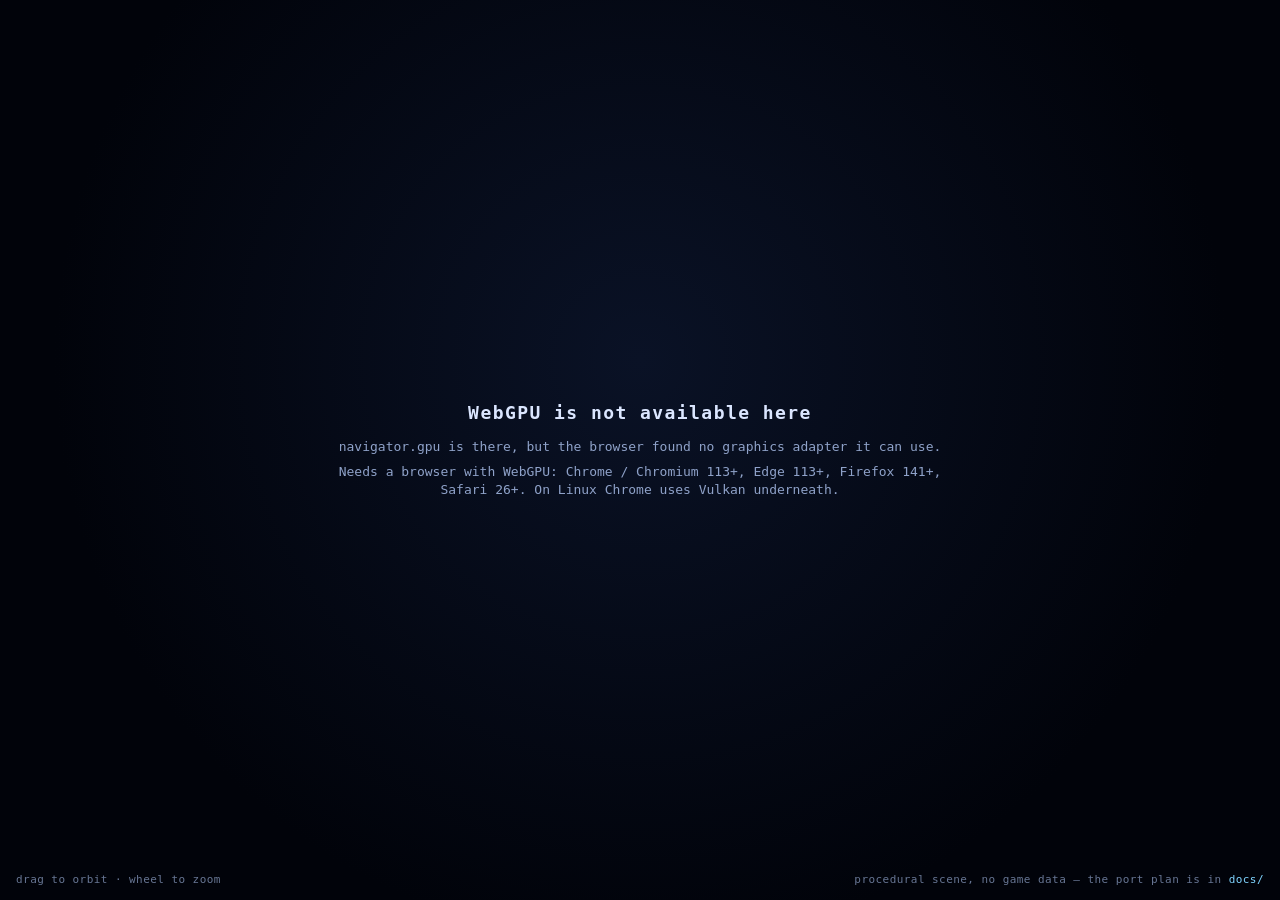
<file: index.html>
<!doctype html>
<html lang="en">
<head>
<meta charset="utf-8" />
<meta name="viewport" content="width=device-width, initial-scale=1, viewport-fit=cover" />
<title>Galaxy Web — Super Mario Galaxy in the browser (WebGPU)</title>
<meta name="description" content="galaxy-web: a WebGPU renderer demo and the port plan for running Nebula's Super Mario Galaxy Linux build in a browser." />
<link rel="stylesheet" href="src/style.css" />
</head>
<body>
<canvas id="view"></canvas>

<header id="hud">
  <div class="brand">
    <span class="mark">ofx</span>
    <span class="name">GALAXY WEB</span>
    <span class="tag">WebGPU</span>
  </div>
  <div class="stats" id="stats"></div>
</header>

<div id="panel">
  <div class="row"><span>frame</span><b id="perf-fps">--</b></div>
  <div class="row"><span>gpu work</span><b id="perf-ms">--</b></div>
  <div class="row"><span>render</span><b id="perf-size">--</b></div>
  <div class="row"><span>adapter</span><b id="perf-adapter">--</b></div>
  <div class="row"><span>driver</span><b id="perf-driver">--</b></div>
  <div class="row"><span>scale</span>
    <span class="scales">
      <button data-scale="0.5">50%</button>
      <button data-scale="0.75">75%</button>
      <button data-scale="1" class="on">100%</button>
    </span>
  </div>
</div>

<div id="unsupported" hidden>
  <h1>WebGPU is not available here</h1>
  <p id="unsupported-why"></p>
  <p>Needs a browser with WebGPU: Chrome / Chromium 113+, Edge 113+, Firefox 141+, Safari 26+. On Linux
     Chrome uses Vulkan underneath.</p>
</div>

<footer id="foot">
  <span>drag to orbit · wheel to zoom</span>
  <span>procedural scene, no game data — the port plan is in <a href="docs/">docs/</a></span>
</footer>

<script type="module" src="src/main.js"></script>
</body>
</html>
</file>
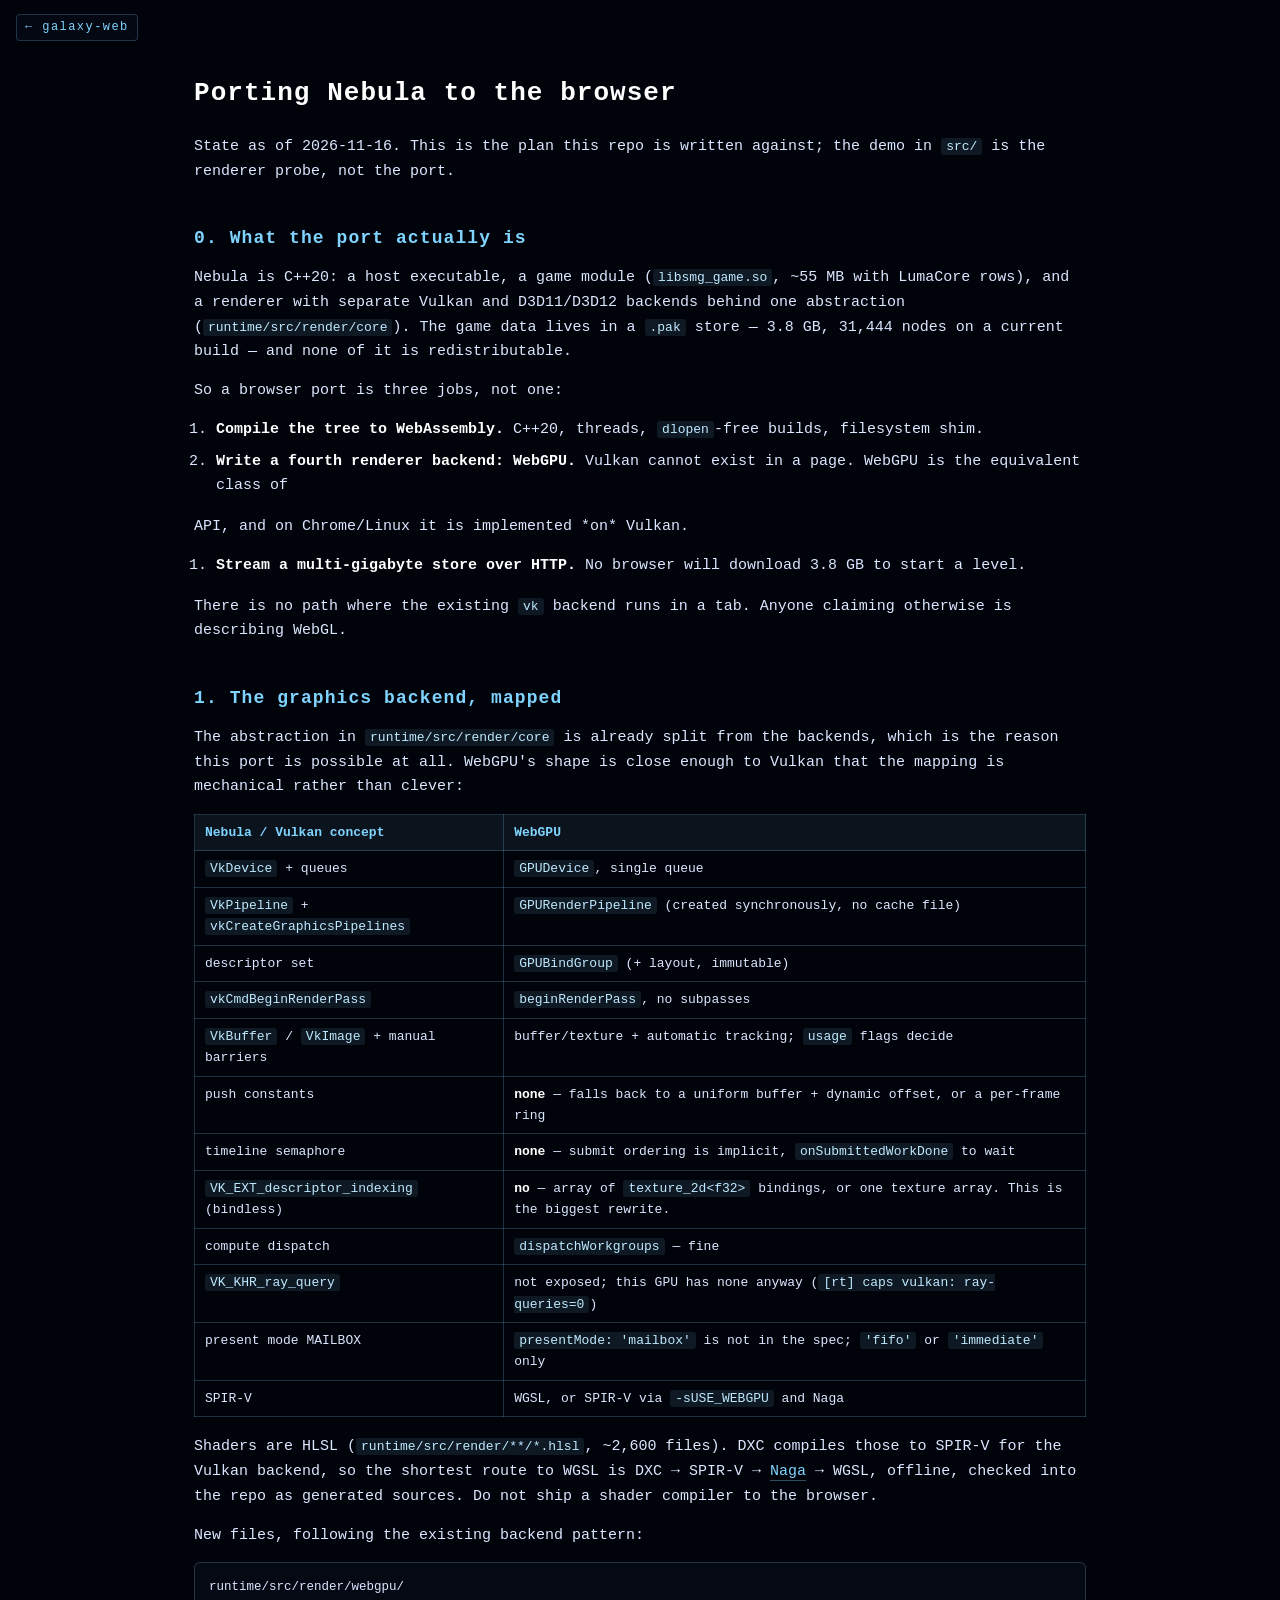
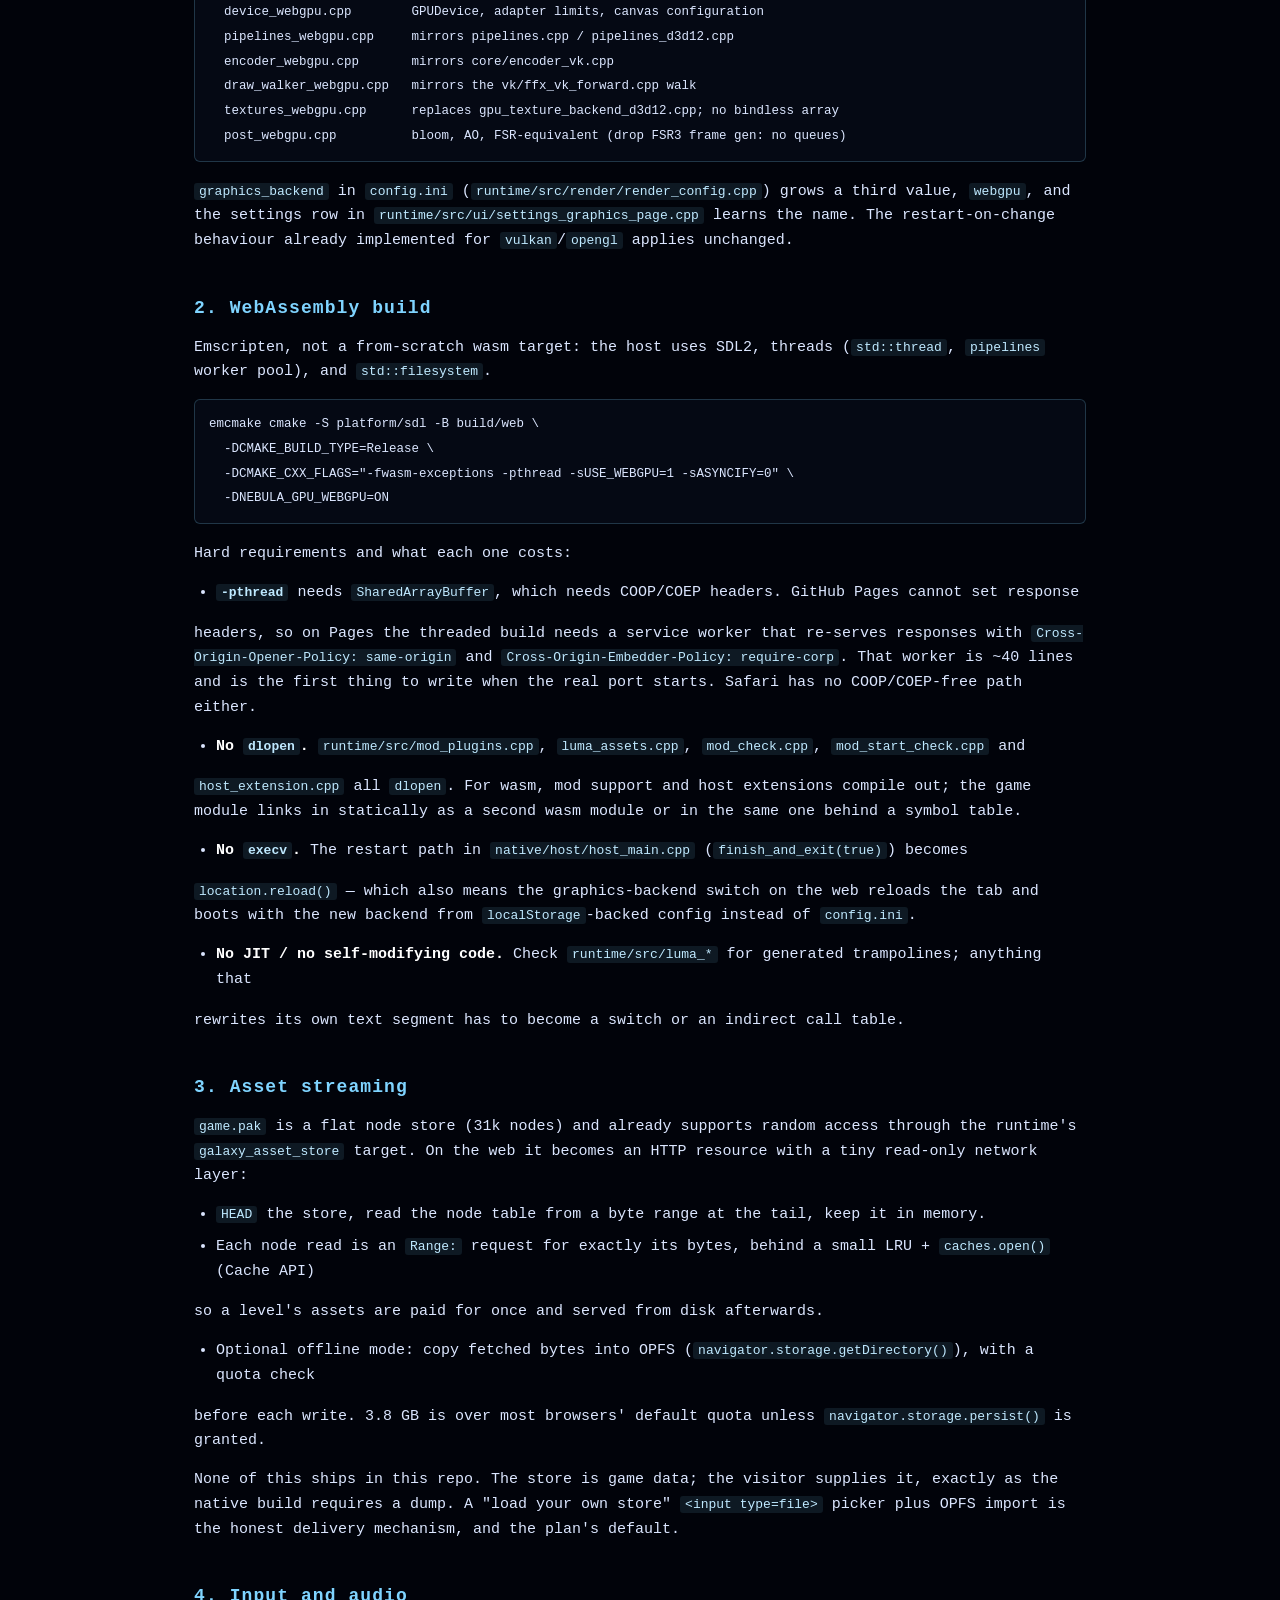
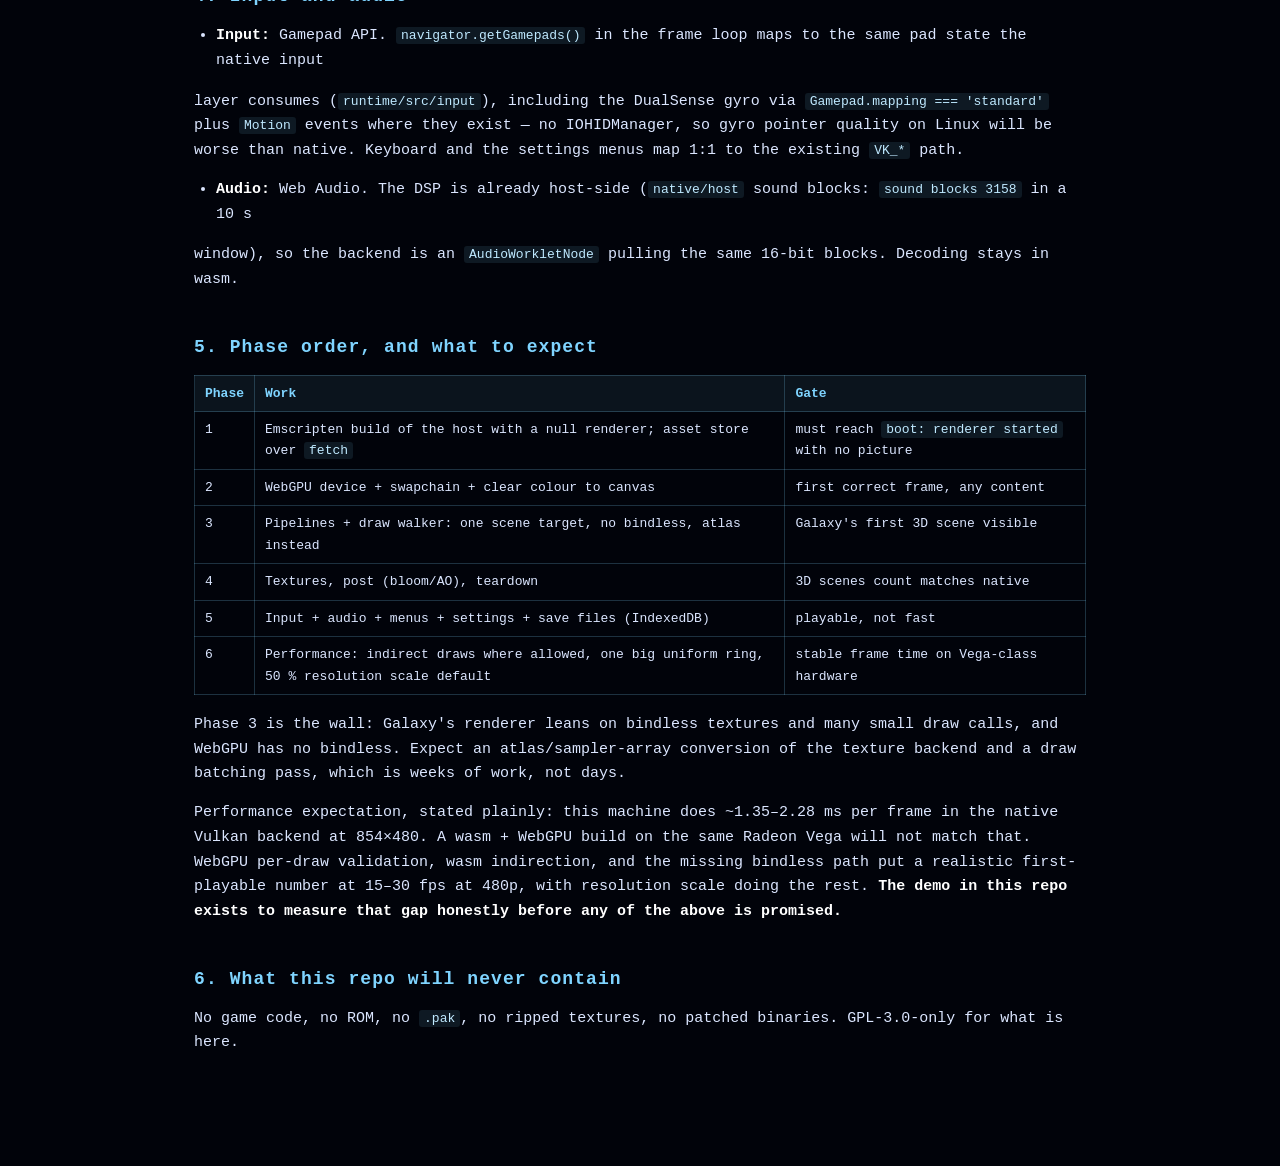
<file: docs/index.html>
<!doctype html>
<html lang="en">
<head>
<meta charset="utf-8" />
<meta name="viewport" content="width=device-width, initial-scale=1" />
<title>galaxy-web — port plan</title>
<link rel="stylesheet" href="../src/style.css" />
<style>
  html, body { overflow: auto; height: auto; }
  body { background: #01030a; padding: 0 0 96px; }
  #doc {
    max-width: 940px;
    margin: 0 auto;
    padding: 72px 24px 0;
    font: 400 15px/1.65 ui-monospace, "Iosevka Term", "JetBrains Mono", Menlo, Consolas, monospace;
  }
  #back {
    position: fixed;
    top: 14px;
    left: 16px;
    font-size: 12px;
    letter-spacing: 0.12em;
    color: var(--accent);
    text-decoration: none;
    padding: 4px 8px;
    border: 1px solid var(--edge);
    border-radius: 4px;
    background: rgba(6, 10, 22, 0.8);
  }
  #back:hover { background: rgba(127, 212, 255, 0.12); }
  #doc h1 { font-size: 26px; letter-spacing: 0.04em; margin: 0 0 20px; color: #fff; }
  #doc h2 { font-size: 18px; letter-spacing: 0.06em; margin: 40px 0 12px; color: var(--accent); }
  #doc h3 { font-size: 15px; letter-spacing: 0.06em; margin: 26px 0 8px; color: var(--warm); }
  #doc h4 { font-size: 13px; letter-spacing: 0.08em; margin: 20px 0 6px; color: var(--dim); }
  #doc p { color: var(--ink); margin: 0 0 14px; }
  #doc ul, #doc ol { margin: 0 0 16px; padding-left: 22px; color: var(--ink); }
  #doc li { margin: 0 0 7px; }
  #doc code {
    font: inherit;
    font-size: 13px;
    padding: 1px 5px;
    border-radius: 3px;
    background: rgba(127, 212, 255, 0.10);
    color: #bfe9ff;
  }
  #doc pre {
    margin: 0 0 18px;
    padding: 12px 14px;
    overflow-x: auto;
    border: 1px solid var(--edge);
    border-radius: 6px;
    background: rgba(6, 10, 22, 0.9);
  }
  #doc pre code { padding: 0; background: none; color: var(--ink); font-size: 12.5px; line-height: 1.55; }
  #doc a { color: var(--accent); text-decoration: none; border-bottom: 1px solid rgba(127, 212, 255, 0.35); }
  #doc a:hover { border-bottom-color: var(--accent); }
  #doc strong { color: #fff; }
  #doc .table { overflow-x: auto; margin: 0 0 18px; }
  #doc table { border-collapse: collapse; width: 100%; font-size: 13px; }
  #doc th, #doc td {
    text-align: left;
    vertical-align: top;
    padding: 7px 10px;
    border: 1px solid var(--edge);
  }
  #doc th { background: rgba(127, 212, 255, 0.08); color: var(--accent); font-weight: 600; }
  #doc .error { color: var(--warm); }
</style>
</head>
<body>
<a id="back" href="../">← galaxy-web</a>
<article id="doc"><div id="plan"><p>loading the plan…</p></div></article>
<script src="plan.js"></script>
</body>
</html>
</file>
<file: src/style.css>
:root {
  --ink: #dbe6ff;
  --dim: #8fa2c9;
  --accent: #7fd4ff;
  --warm: #ffd479;
  --panel: rgba(6, 10, 22, 0.72);
  --edge: rgba(127, 212, 255, 0.22);
}

* { box-sizing: border-box; }

html, body {
  margin: 0;
  height: 100%;
  background: #01030a;
  color: var(--ink);
  font: 500 13px/1.45 ui-monospace, "Iosevka Term", "JetBrains Mono", Menlo, Consolas, monospace;
  overflow: hidden;
  -webkit-font-smoothing: antialiased;
}

#view {
  position: fixed;
  inset: 0;
  width: 100%;
  height: 100%;
  display: block;
  touch-action: none;
  cursor: grab;
}
#view:active { cursor: grabbing; }

#hud {
  position: fixed;
  top: 0;
  left: 0;
  right: 0;
  display: flex;
  align-items: center;
  justify-content: space-between;
  gap: 12px;
  padding: 12px 16px;
  pointer-events: none;
  background: linear-gradient(180deg, rgba(1, 3, 10, 0.75), transparent);
}

.brand { display: flex; align-items: baseline; gap: 10px; letter-spacing: 0.14em; }
.brand .mark { color: var(--warm); font-weight: 700; }
.brand .name { font-size: 14px; font-weight: 700; }
.brand .tag {
  font-size: 10px;
  letter-spacing: 0.18em;
  padding: 2px 6px;
  border: 1px solid var(--edge);
  border-radius: 3px;
  color: var(--accent);
}
.stats { color: var(--dim); letter-spacing: 0.06em; }
.stats b { color: var(--ink); }

#panel {
  position: fixed;
  top: 52px;
  right: 16px;
  min-width: 264px;
  padding: 10px 12px;
  border: 1px solid var(--edge);
  border-radius: 6px;
  background: var(--panel);
  backdrop-filter: blur(6px);
}
#panel .row {
  display: flex;
  justify-content: space-between;
  gap: 14px;
  padding: 3px 0;
}
#panel .row span:first-child { color: var(--dim); }
#panel b { font-weight: 600; }

.scales { display: flex; gap: 4px; }
.scales button {
  font: inherit;
  font-size: 11px;
  color: var(--dim);
  background: rgba(127, 212, 255, 0.06);
  border: 1px solid var(--edge);
  border-radius: 3px;
  padding: 1px 7px;
  cursor: pointer;
}
.scales button:hover { color: var(--ink); }
.scales button.on { color: #041018; background: var(--accent); border-color: var(--accent); }

#foot {
  position: fixed;
  left: 16px;
  right: 16px;
  bottom: 12px;
  display: flex;
  justify-content: space-between;
  gap: 16px;
  color: rgba(143, 162, 201, 0.72);
  font-size: 11px;
  letter-spacing: 0.04em;
  pointer-events: none;
}
#foot a { color: var(--accent); pointer-events: auto; text-decoration: none; }
#foot a:hover { text-decoration: underline; }

#unsupported {
  position: fixed;
  inset: 0;
  display: grid;
  align-content: center;
  justify-items: center;
  gap: 6px;
  padding: 32px;
  text-align: center;
  background: radial-gradient(circle at 50% 40%, #0a1226, #01030a 70%);
}
#unsupported h1 { font-size: 18px; letter-spacing: 0.08em; margin: 0 0 6px; }
#unsupported p { max-width: 640px; color: var(--dim); margin: 0; }
#unsupported[hidden] { display: none; }

@media (max-width: 720px) {
  #panel { display: none; }
  #foot span:last-child { display: none; }
}
</file>
